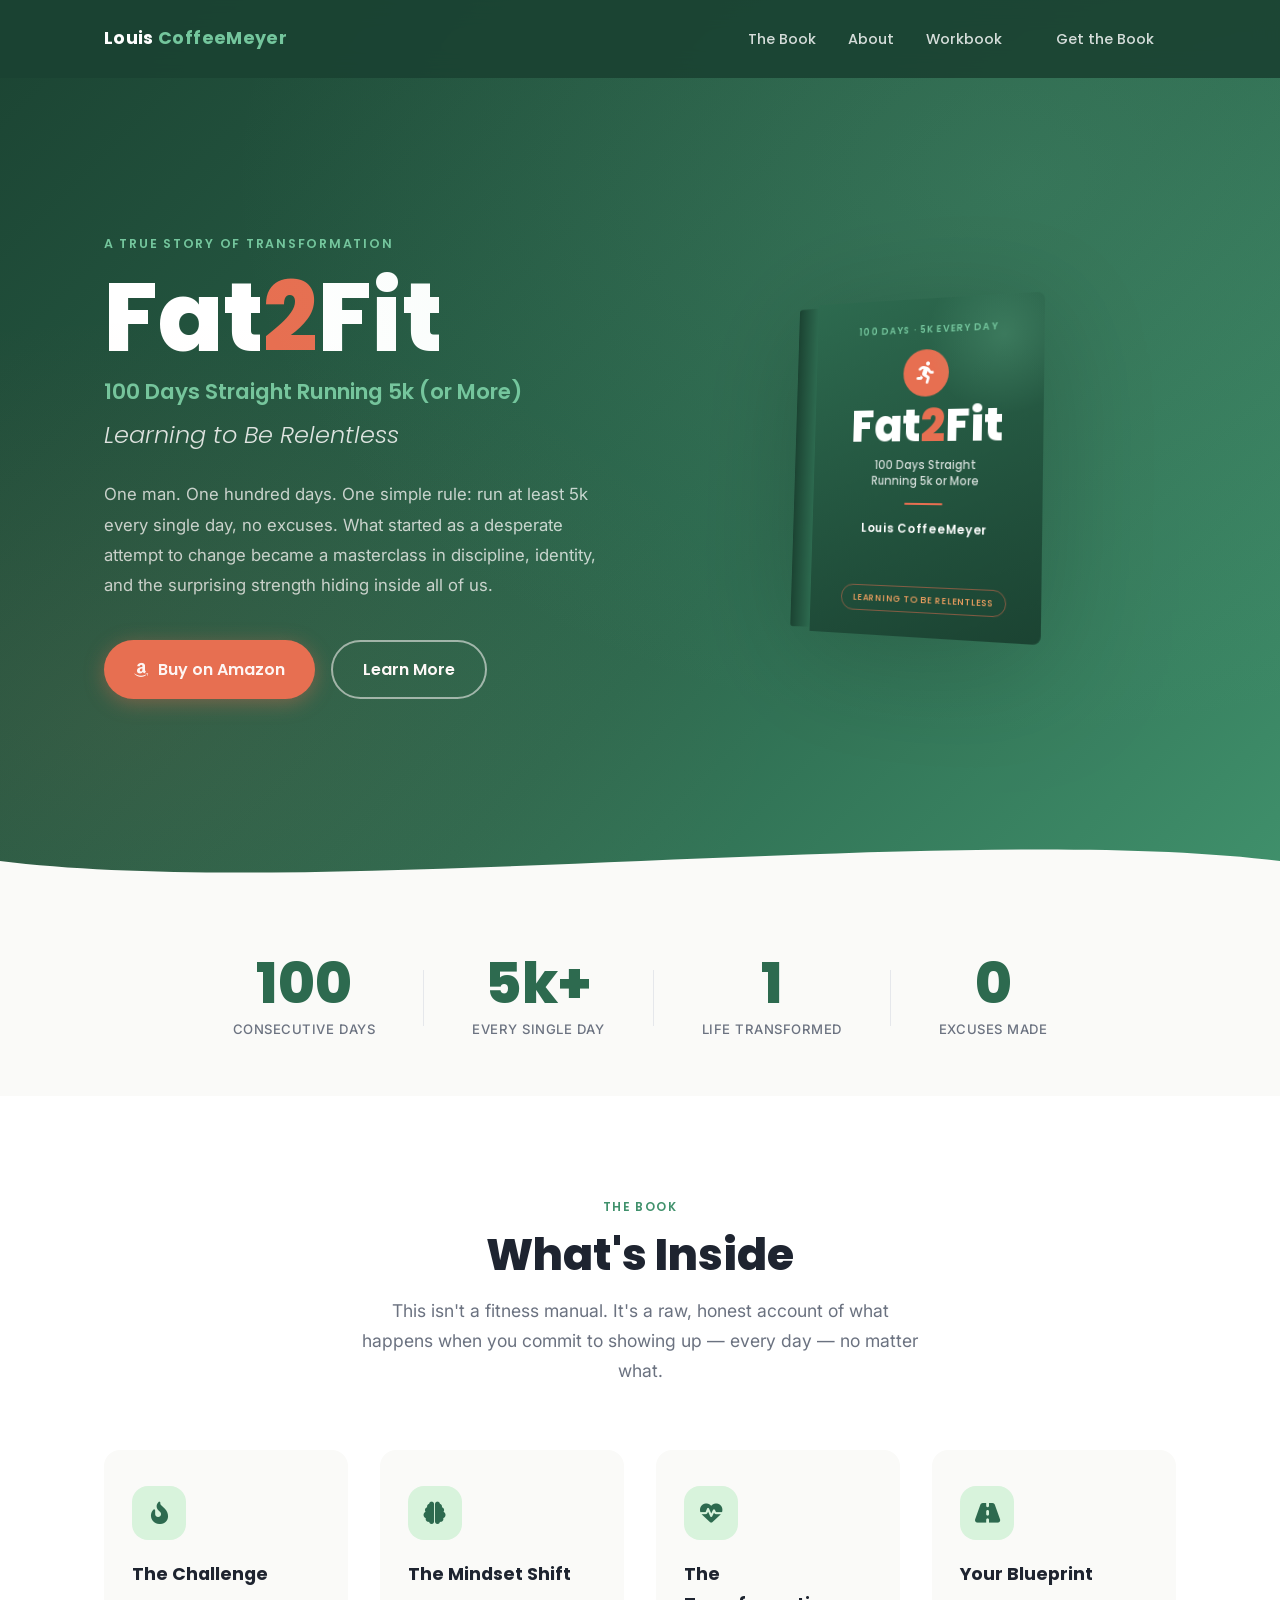
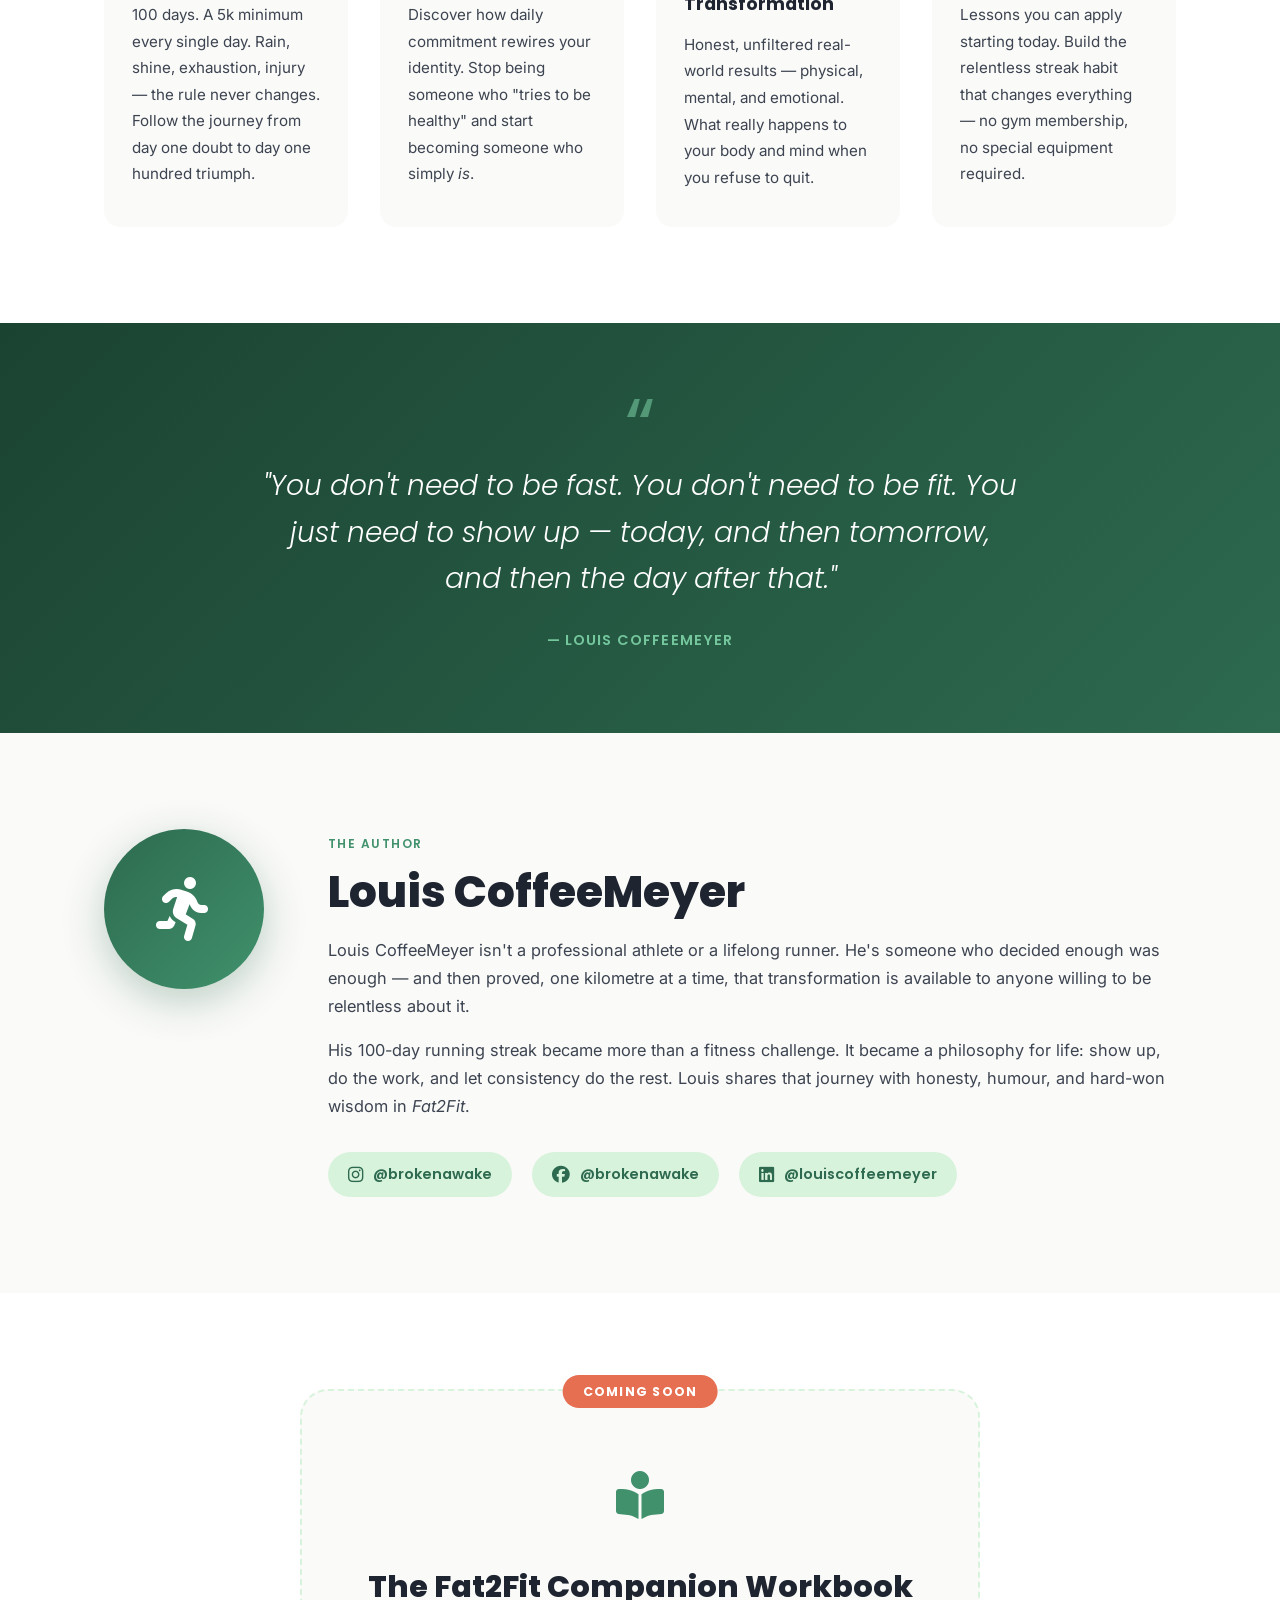
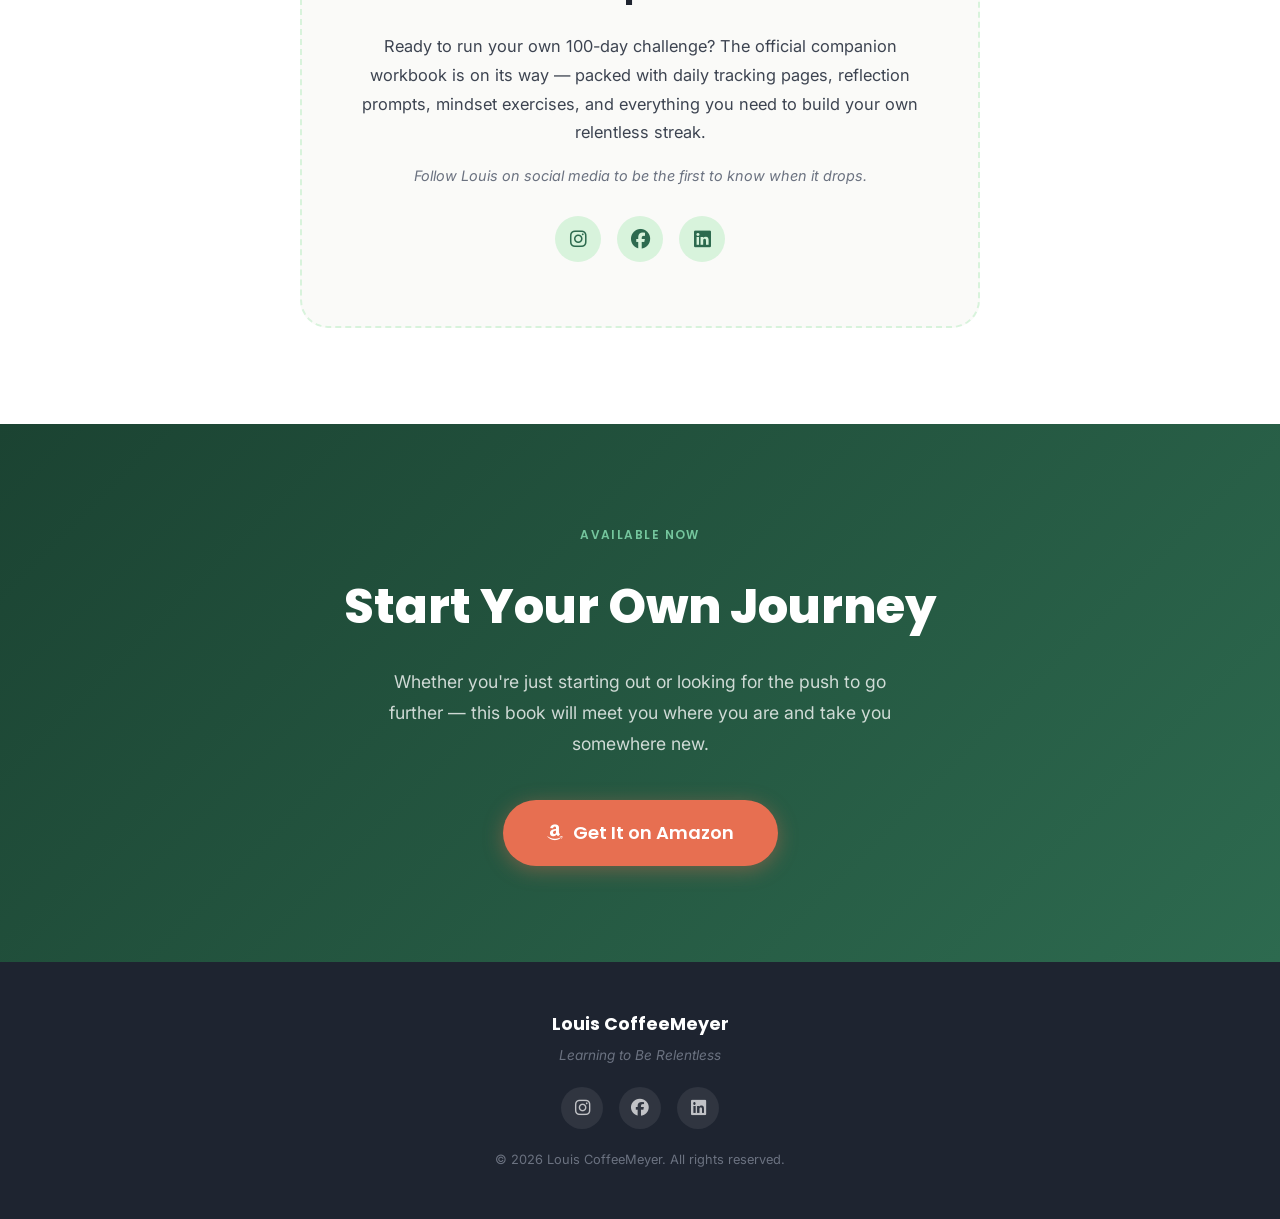
<file: index.html>
<!DOCTYPE html>
<html lang="en">
<head>
  <meta charset="UTF-8" />
  <meta name="viewport" content="width=device-width, initial-scale=1.0" />
  <meta name="description" content="Fat2Fit - 100 Days Straight Running 5k (or More): Learning to Be Relentless by Louis CoffeeMeyer. A real story of transformation, discipline, and discovering what you're truly made of." />
  <title>Fat2Fit — Louis CoffeeMeyer</title>
  <link rel="preconnect" href="https://fonts.googleapis.com" />
  <link rel="preconnect" href="https://fonts.gstatic.com" crossorigin />
  <link href="https://fonts.googleapis.com/css2?family=Poppins:wght@300;400;600;700;800&family=Inter:wght@300;400;500&display=swap" rel="stylesheet" />
  <link rel="stylesheet" href="https://cdnjs.cloudflare.com/ajax/libs/font-awesome/6.5.0/css/all.min.css" />
  <link rel="stylesheet" href="styles.css" />
</head>
<body>

  <!-- NAV -->
  <header class="nav">
    <div class="container nav__inner">
      <a href="#" class="nav__logo">Louis <span>CoffeeMeyer</span></a>
      <nav class="nav__links">
        <a href="#book">The Book</a>
        <a href="#author">About</a>
        <a href="#workbook">Workbook</a>
        <a href="#get-it" class="btn btn--small">Get the Book</a>
      </nav>
    </div>
  </header>

  <!-- HERO -->
  <section class="hero" id="top">
    <div class="hero__bg"></div>
    <div class="container hero__inner">
      <div class="hero__text">
        <p class="hero__eyebrow">A true story of transformation</p>
        <h1 class="hero__title">
          Fat<span class="accent">2</span>Fit
        </h1>
        <p class="hero__subtitle">100 Days Straight Running 5k (or More)</p>
        <p class="hero__tagline">Learning to Be <em>Relentless</em></p>
        <p class="hero__desc">
          One man. One hundred days. One simple rule: run at least 5k every single day, no excuses.
          What started as a desperate attempt to change became a masterclass in discipline, identity,
          and the surprising strength hiding inside all of us.
        </p>
        <div class="hero__ctas">
          <a href="https://www.amazon.com/Fat2Fit-Straight-Learning-Relentless-Lifelong-ebook/dp/B0BZRNPYM4/" target="_blank" rel="noopener" class="btn btn--primary">
            <i class="fa-brands fa-amazon"></i> Buy on Amazon
          </a>
          <a href="#book" class="btn btn--secondary">Learn More</a>
        </div>
      </div>
      <div class="hero__visual">
        <div class="book-cover">
          <div class="book-cover__spine"></div>
          <div class="book-cover__front">
            <div class="book-cover__top-label">100 Days · 5k Every Day</div>
            <div class="book-cover__distance">
              <span class="run-icon"><i class="fa-solid fa-person-running"></i></span>
            </div>
            <h2 class="book-cover__title">Fat<span>2</span>Fit</h2>
            <p class="book-cover__subtitle">100 Days Straight<br>Running 5k or More</p>
            <div class="book-cover__divider"></div>
            <p class="book-cover__author">Louis CoffeeMeyer</p>
            <div class="book-cover__tag">Learning to Be Relentless</div>
          </div>
        </div>
      </div>
    </div>
    <div class="hero__wave">
      <svg viewBox="0 0 1440 80" preserveAspectRatio="none" xmlns="http://www.w3.org/2000/svg">
        <path d="M0,40 C360,80 1080,0 1440,40 L1440,80 L0,80 Z" fill="#fafaf8"/>
      </svg>
    </div>
  </section>

  <!-- STATS STRIP -->
  <section class="stats">
    <div class="container stats__inner">
      <div class="stat">
        <span class="stat__number">100</span>
        <span class="stat__label">Consecutive Days</span>
      </div>
      <div class="stat__divider"></div>
      <div class="stat">
        <span class="stat__number">5k+</span>
        <span class="stat__label">Every Single Day</span>
      </div>
      <div class="stat__divider"></div>
      <div class="stat">
        <span class="stat__number">1</span>
        <span class="stat__label">Life Transformed</span>
      </div>
      <div class="stat__divider"></div>
      <div class="stat">
        <span class="stat__number">0</span>
        <span class="stat__label">Excuses Made</span>
      </div>
    </div>
  </section>

  <!-- BOOK SECTION -->
  <section class="book section" id="book">
    <div class="container">
      <div class="section__header">
        <span class="section__eyebrow">The Book</span>
        <h2 class="section__title">What's Inside</h2>
        <p class="section__desc">
          This isn't a fitness manual. It's a raw, honest account of what happens when you
          commit to showing up — every day — no matter what.
        </p>
      </div>
      <div class="pillars">
        <div class="pillar">
          <div class="pillar__icon"><i class="fa-solid fa-fire-flame-curved"></i></div>
          <h3>The Challenge</h3>
          <p>100 days. A 5k minimum every single day. Rain, shine, exhaustion, injury — the rule never changes. Follow the journey from day one doubt to day one hundred triumph.</p>
        </div>
        <div class="pillar">
          <div class="pillar__icon"><i class="fa-solid fa-brain"></i></div>
          <h3>The Mindset Shift</h3>
          <p>Discover how daily commitment rewires your identity. Stop being someone who "tries to be healthy" and start becoming someone who simply <em>is</em>.</p>
        </div>
        <div class="pillar">
          <div class="pillar__icon"><i class="fa-solid fa-heart-pulse"></i></div>
          <h3>The Transformation</h3>
          <p>Honest, unfiltered real-world results — physical, mental, and emotional. What really happens to your body and mind when you refuse to quit.</p>
        </div>
        <div class="pillar">
          <div class="pillar__icon"><i class="fa-solid fa-road"></i></div>
          <h3>Your Blueprint</h3>
          <p>Lessons you can apply starting today. Build the relentless streak habit that changes everything — no gym membership, no special equipment required.</p>
        </div>
      </div>
    </div>
  </section>

  <!-- QUOTE BREAK -->
  <section class="quote-break">
    <div class="container">
      <blockquote class="pull-quote">
        <p>"You don't need to be fast. You don't need to be fit. You just need to show up — today, and then tomorrow, and then the day after that."</p>
        <cite>— Louis CoffeeMeyer</cite>
      </blockquote>
    </div>
  </section>

  <!-- AUTHOR SECTION -->
  <section class="author section" id="author">
    <div class="container author__inner">
      <div class="author__avatar">
        <div class="author__avatar-circle">
          <i class="fa-solid fa-person-running"></i>
        </div>
      </div>
      <div class="author__text">
        <span class="section__eyebrow">The Author</span>
        <h2 class="section__title">Louis CoffeeMeyer</h2>
        <p>
          Louis CoffeeMeyer isn't a professional athlete or a lifelong runner. He's someone who
          decided enough was enough — and then proved, one kilometre at a time, that transformation
          is available to anyone willing to be relentless about it.
        </p>
        <p>
          His 100-day running streak became more than a fitness challenge. It became a philosophy
          for life: show up, do the work, and let consistency do the rest. Louis shares that
          journey with honesty, humour, and hard-won wisdom in <em>Fat2Fit</em>.
        </p>
        <div class="author__socials">
          <a href="https://www.instagram.com/brokenawake" target="_blank" rel="noopener" aria-label="Instagram">
            <i class="fa-brands fa-instagram"></i>
            <span>@brokenawake</span>
          </a>
          <a href="https://www.facebook.com/brokenawake" target="_blank" rel="noopener" aria-label="Facebook">
            <i class="fa-brands fa-facebook"></i>
            <span>@brokenawake</span>
          </a>
          <a href="https://www.linkedin.com/in/louiscoffeemeyer" target="_blank" rel="noopener" aria-label="LinkedIn">
            <i class="fa-brands fa-linkedin"></i>
            <span>@louiscoffeemeyer</span>
          </a>
        </div>
      </div>
    </div>
  </section>

  <!-- WORKBOOK SECTION -->
  <section class="workbook section" id="workbook">
    <div class="container">
      <div class="workbook__card">
        <div class="workbook__badge">Coming Soon</div>
        <div class="workbook__icon"><i class="fa-solid fa-book-open-reader"></i></div>
        <h2>The Fat2Fit Companion Workbook</h2>
        <p>
          Ready to run your own 100-day challenge? The official companion workbook is on its way —
          packed with daily tracking pages, reflection prompts, mindset exercises, and everything
          you need to build your own relentless streak.
        </p>
        <p class="workbook__sub">Follow Louis on social media to be the first to know when it drops.</p>
        <div class="workbook__socials">
          <a href="https://www.instagram.com/brokenawake" target="_blank" rel="noopener">
            <i class="fa-brands fa-instagram"></i>
          </a>
          <a href="https://www.facebook.com/brokenawake" target="_blank" rel="noopener">
            <i class="fa-brands fa-facebook"></i>
          </a>
          <a href="https://www.linkedin.com/in/louiscoffeemeyer" target="_blank" rel="noopener">
            <i class="fa-brands fa-linkedin"></i>
          </a>
        </div>
      </div>
    </div>
  </section>

  <!-- FINAL CTA -->
  <section class="cta-section" id="get-it">
    <div class="container cta-section__inner">
      <span class="section__eyebrow" style="color: var(--green-light);">Available Now</span>
      <h2>Start Your Own Journey</h2>
      <p>
        Whether you're just starting out or looking for the push to go further —
        this book will meet you where you are and take you somewhere new.
      </p>
      <a href="https://www.amazon.com/Fat2Fit-Straight-Learning-Relentless-Lifelong-ebook/dp/B0BZRNPYM4/" target="_blank" rel="noopener" class="btn btn--primary btn--large">
        <i class="fa-brands fa-amazon"></i> Get It on Amazon
      </a>
    </div>
  </section>

  <!-- FOOTER -->
  <footer class="footer">
    <div class="container footer__inner">
      <div class="footer__brand">
        <p class="footer__name">Louis CoffeeMeyer</p>
        <p class="footer__tagline">Learning to Be Relentless</p>
      </div>
      <div class="footer__socials">
        <a href="https://www.instagram.com/brokenawake" target="_blank" rel="noopener" aria-label="Instagram @brokenawake">
          <i class="fa-brands fa-instagram"></i>
        </a>
        <a href="https://www.facebook.com/brokenawake" target="_blank" rel="noopener" aria-label="Facebook @brokenawake">
          <i class="fa-brands fa-facebook"></i>
        </a>
        <a href="https://www.linkedin.com/in/louiscoffeemeyer" target="_blank" rel="noopener" aria-label="LinkedIn @louiscoffeemeyer">
          <i class="fa-brands fa-linkedin"></i>
        </a>
      </div>
      <p class="footer__copy">&copy; 2026 Louis CoffeeMeyer. All rights reserved.</p>
    </div>
  </footer>

</body>
</html>
</file>
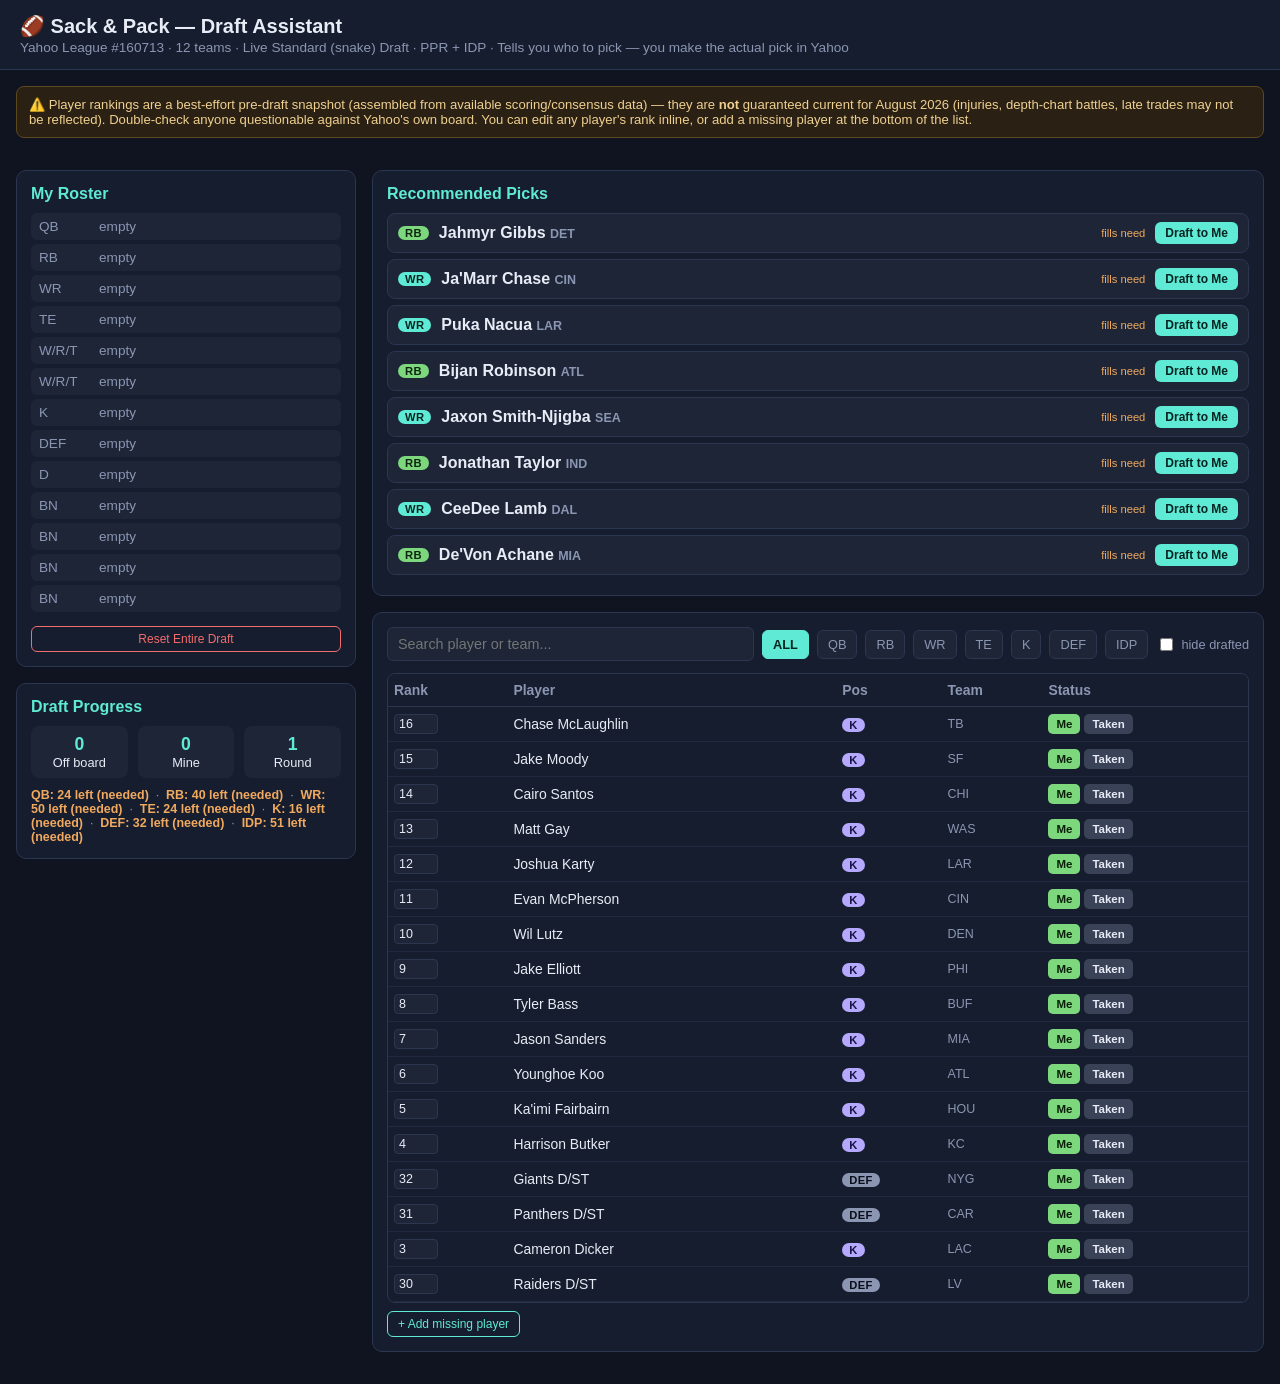
<file: draft.html>
<!DOCTYPE html>
<html lang="en">
<head>
<meta charset="UTF-8" />
<meta name="viewport" content="width=device-width, initial-scale=1.0" />
<title>Sack &amp; Pack Draft Assistant</title>
<style>
  :root{
    --bg:#0f1420; --panel:#161d2e; --panel2:#1d2537; --border:#2b3650;
    --text:#e8ecf6; --muted:#8b96b3; --accent:#5eead4; --accent2:#f0a95e;
    --danger:#f26d6d; --ok:#7dd87d; --qb:#e07a5f; --rb:#7dd87d; --wr:#5eead4;
    --te:#f0a95e; --k:#b5a8ff; --def:#8b96b3; --idp:#f2a7d0;
  }
  *{box-sizing:border-box;}
  body{margin:0;background:var(--bg);color:var(--text);font-family:-apple-system,BlinkMacSystemFont,"Segoe UI",Roboto,Helvetica,Arial,sans-serif;}
  header{padding:14px 20px;background:var(--panel);border-bottom:1px solid var(--border);position:sticky;top:0;z-index:20;}
  header h1{margin:0;font-size:1.25rem;}
  header .sub{color:var(--muted);font-size:0.85rem;margin-top:2px;}
  .layout{display:grid;grid-template-columns:340px 1fr;gap:16px;padding:16px;max-width:1500px;margin:0 auto;}
  @media (max-width:980px){.layout{grid-template-columns:1fr;}}
  .panel{background:var(--panel);border:1px solid var(--border);border-radius:10px;padding:14px;margin-bottom:16px;}
  .panel h2{margin:0 0 10px;font-size:1rem;color:var(--accent);}
  .roster-slot{display:flex;justify-content:space-between;align-items:center;padding:6px 8px;border-radius:6px;margin-bottom:4px;background:var(--panel2);font-size:0.85rem;}
  .roster-slot.filled{background:#1a2f28;}
  .roster-slot .label{color:var(--muted);width:60px;flex-shrink:0;}
  .roster-slot .who{flex:1;}
  .roster-slot button{background:none;border:none;color:var(--danger);cursor:pointer;font-size:0.75rem;}
  .pill{display:inline-block;padding:1px 7px;border-radius:20px;font-size:0.7rem;font-weight:700;letter-spacing:0.03em;}
  .pill.QB{background:var(--qb);color:#2a1710;}
  .pill.RB{background:var(--rb);color:#0d2410;}
  .pill.WR{background:var(--wr);color:#062421;}
  .pill.TE{background:var(--te);color:#2a1a06;}
  .pill.K{background:var(--k);color:#1a1440;}
  .pill.DEF{background:var(--def);color:#0a0e18;}
  .pill.IDP{background:var(--idp);color:#3a0f28;}
  .rec-card{border:1px solid var(--border);border-radius:8px;padding:8px 10px;margin-bottom:6px;background:var(--panel2);display:flex;align-items:center;gap:10px;}
  .rec-card .name{font-weight:600;flex:1;}
  .rec-card .tag{font-size:0.7rem;color:var(--accent2);}
  .rec-card button{background:var(--accent);border:none;color:#062421;font-weight:700;padding:4px 10px;border-radius:6px;cursor:pointer;font-size:0.75rem;}
  .toolbar{display:flex;gap:8px;flex-wrap:wrap;margin-bottom:12px;align-items:center;}
  input[type=text]{background:var(--panel2);border:1px solid var(--border);color:var(--text);padding:8px 10px;border-radius:6px;font-size:0.9rem;}
  #search{flex:1;min-width:180px;}
  .postab{background:var(--panel2);border:1px solid var(--border);color:var(--muted);padding:6px 10px;border-radius:6px;cursor:pointer;font-size:0.8rem;}
  .postab.active{background:var(--accent);color:#062421;border-color:var(--accent);font-weight:700;}
  table{width:100%;border-collapse:collapse;font-size:0.87rem;}
  thead th{position:sticky;top:0;background:var(--panel);text-align:left;padding:8px 6px;border-bottom:1px solid var(--border);color:var(--muted);cursor:pointer;user-select:none;}
  tbody td{padding:7px 6px;border-bottom:1px solid #202940;}
  tbody tr:hover{background:#1a2236;}
  tbody tr.taken{opacity:0.35;}
  tbody tr.mine{background:#122a1f;}
  .btnrow{display:flex;gap:4px;}
  .btn{border:none;padding:4px 8px;border-radius:5px;font-size:0.72rem;cursor:pointer;font-weight:600;}
  .btn.me{background:var(--ok);color:#0a1f0a;}
  .btn.other{background:#3a4258;color:var(--text);}
  .btn.undo{background:var(--danger);color:#2a0a0a;}
  .table-wrap{max-height:70vh;overflow-y:auto;border:1px solid var(--border);border-radius:8px;}
  .small{font-size:0.78rem;color:var(--muted);}
  .banner{background:#2a2013;border:1px solid #5c4a1e;color:#f0d090;padding:10px 12px;border-radius:8px;font-size:0.82rem;margin-bottom:16px;}
  .stat-row{display:flex;gap:10px;flex-wrap:wrap;margin-bottom:10px;}
  .stat{background:var(--panel2);border-radius:8px;padding:8px 12px;font-size:0.8rem;text-align:center;flex:1;min-width:70px;}
  .stat b{display:block;font-size:1.1rem;color:var(--accent);}
  .reset{background:none;border:1px solid var(--danger);color:var(--danger);padding:5px 10px;border-radius:6px;cursor:pointer;font-size:0.75rem;}
  .rankedit{width:44px;background:var(--panel2);border:1px solid var(--border);color:var(--text);border-radius:4px;padding:2px 4px;font-size:0.78rem;}
</style>
</head>
<body>

<header>
  <h1>🏈 Sack &amp; Pack — Draft Assistant</h1>
  <div class="sub">Yahoo League #160713 · 12 teams · Live Standard (snake) Draft · PPR + IDP · Tells you who to pick — you make the actual pick in Yahoo</div>
</header>

<div style="max-width:1500px;margin:16px auto 0;padding:0 16px;">
<div class="banner">
  ⚠️ Player rankings are a best-effort pre-draft snapshot (assembled from available scoring/consensus data) — they are <b>not</b> guaranteed current for August 2026 (injuries, depth-chart battles, late trades may not be reflected). Double-check anyone questionable against Yahoo's own board. You can edit any player's rank inline, or add a missing player at the bottom of the list.
</div>
</div>

<div class="layout">
  <div>
    <div class="panel">
      <h2>My Roster</h2>
      <div id="roster"></div>
      <button class="reset" id="resetBtn" style="margin-top:10px;width:100%;">Reset Entire Draft</button>
    </div>
    <div class="panel">
      <h2>Draft Progress</h2>
      <div class="stat-row">
        <div class="stat"><b id="statTaken">0</b>Off board</div>
        <div class="stat"><b id="statMine">0</b>Mine</div>
        <div class="stat"><b id="statRound">1</b>Round</div>
      </div>
      <div class="small" id="scarcity"></div>
    </div>
  </div>

  <div>
    <div class="panel">
      <h2>Recommended Picks</h2>
      <div id="recs"></div>
    </div>

    <div class="panel">
      <div class="toolbar">
        <input type="text" id="search" placeholder="Search player or team..." />
        <button class="postab active" data-pos="ALL">ALL</button>
        <button class="postab" data-pos="QB">QB</button>
        <button class="postab" data-pos="RB">RB</button>
        <button class="postab" data-pos="WR">WR</button>
        <button class="postab" data-pos="TE">TE</button>
        <button class="postab" data-pos="K">K</button>
        <button class="postab" data-pos="DEF">DEF</button>
        <button class="postab" data-pos="IDP">IDP</button>
        <label style="display:flex;align-items:center;gap:5px;font-size:0.8rem;color:var(--muted);">
          <input type="checkbox" id="hideTaken" /> hide drafted
        </label>
      </div>
      <div class="table-wrap">
        <table>
          <thead>
            <tr>
              <th data-sort="rank">Rank</th>
              <th data-sort="name">Player</th>
              <th data-sort="pos">Pos</th>
              <th data-sort="team">Team</th>
              <th>Status</th>
            </tr>
          </thead>
          <tbody id="tbody"></tbody>
        </table>
      </div>
      <div class="small" style="margin-top:8px;">
        <button class="reset" id="addPlayerBtn" style="border-color:var(--accent);color:var(--accent);">+ Add missing player</button>
      </div>
    </div>
  </div>
</div>

<script>
/* ---------- League config (Sack & Pack, Yahoo #160713) ---------- */
const SLOT_CONFIG = [
  {key:'QB', label:'QB', count:1, eligible:['QB']},
  {key:'RB', label:'RB', count:2, eligible:['RB']},
  {key:'WR', label:'WR', count:2, eligible:['WR']},
  {key:'TE', label:'TE', count:1, eligible:['TE']},
  {key:'FLEX1', label:'W/R/T', count:1, eligible:['RB','WR','TE']},
  {key:'FLEX2', label:'W/R/T', count:1, eligible:['RB','WR','TE']},
  {key:'K', label:'K', count:1, eligible:['K']},
  {key:'DEF', label:'DEF', count:1, eligible:['DEF']},
  {key:'IDP', label:'D', count:1, eligible:['IDP']},
  {key:'BN1', label:'BN', count:1, eligible:['QB','RB','WR','TE','K','DEF','IDP']},
  {key:'BN2', label:'BN', count:1, eligible:['QB','RB','WR','TE','K','DEF','IDP']},
  {key:'BN3', label:'BN', count:1, eligible:['QB','RB','WR','TE','K','DEF','IDP']},
  {key:'BN4', label:'BN', count:1, eligible:['QB','RB','WR','TE','K','DEF','IDP']},
];
const TOTAL_TEAMS = 12;

/* Base value curve tuned loosely to this league's scoring:
   - 1 PPR, 6pt pass/rush/rec TD, 15yd/pt passing (rich), -3 sack, -2 INT -> elevates elite low-sack mobile QBs
   - Only 1 QB slot (no superflex) -> QB not scarce beyond the top tier
   - 2 WR + 2 RB + 2 FLEX -> RB/WR remain the backbone
   - TE has a real cliff after the top few
   - DST scoring is very high-variance (up to 20 or -7/wk) -> slightly more separation than usual
   - Single flex IDP slot -> only ~12-15 IDP carry real starting value */
const CURVE = {
  QB:  {base:88, decay:15, floor:8},
  RB:  {base:99, decay:11, floor:5},
  WR:  {base:98, decay:10, floor:5},
  TE:  {base:90, decay:19, floor:4},
  K:   {base:22, decay:2,  floor:8},
  DEF: {base:40, decay:6,  floor:8},
  IDP: {base:55, decay:8,  floor:3},
};
function baseValue(pos, posRank){
  const c = CURVE[pos];
  return Math.max(c.floor, c.base - c.decay*Math.log(posRank+1));
}

/* ---------- Player pool (editable) ---------- */
/* rank = positional rank (1 = best at that position). Edit inline anytime. */
let nextId = 1;
function mk(name,pos,team,rank){ return {id:nextId++, name, pos, team, rank}; }

const RAW = {
QB:["Josh Allen|BUF","Lamar Jackson|BAL","Jayden Daniels|WAS","Joe Burrow|CIN","Patrick Mahomes|KC","Jalen Hurts|PHI","Justin Herbert|LAC","Bo Nix|DEN","Dak Prescott|DAL","Kyler Murray|ARI","Brock Purdy|SF","C.J. Stroud|HOU","Baker Mayfield|TB","Drake Maye|NE","Jordan Love|GB","Caleb Williams|CHI","Matthew Stafford|LAR","Trevor Lawrence|JAX","Jared Goff|DET","Tua Tagovailoa|MIA","Bryce Young|CAR","Michael Penix Jr.|ATL","Sam Darnold|SEA","Justin Fields|NYJ"],
RB:["Jahmyr Gibbs|DET","Bijan Robinson|ATL","Jonathan Taylor|IND","De'Von Achane|MIA","Ashton Jeanty|LV","Saquon Barkley|PHI","Christian McCaffrey|SF","James Cook|BUF","Derrick Henry|BAL","Bucky Irving|TB","Josh Jacobs|GB","Kyren Williams|LAR","Chase Brown|CIN","Omarion Hampton|LAC","Kenneth Walker III|SEA","Alvin Kamara|NO","Breece Hall|NYJ","James Conner|ARI","D'Andre Swift|CHI","TreVeyon Henderson|NE","Tony Pollard|TEN","Chuba Hubbard|CAR","Aaron Jones|MIN","Rhamondre Stevenson|NE","Javonte Williams|DAL","Jaylen Warren|PIT","Isiah Pacheco|KC","Brian Robinson Jr.|WAS","Tyjae Spears|TEN","Rachaad White|TB","Zach Charbonnet|SEA","Jerome Ford|CLE","Najee Harris|LAC","David Montgomery|DET","Tank Bigsby|JAX","Ray Davis|BUF","Jaylen Wright|MIA","Braelon Allen|NYJ","MarShawn Lloyd|GB","Ty Chandler|MIN"],
WR:["Ja'Marr Chase|CIN","Puka Nacua|LAR","Jaxon Smith-Njigba|SEA","CeeDee Lamb|DAL","Amon-Ra St. Brown|DET","Malik Nabers|NYG","Nico Collins|HOU","A.J. Brown|NE","Justin Jefferson|MIN","Drake London|ATL","Brian Thomas Jr.|JAX","Ladd McConkey|LAC","Tyreek Hill|MIA","DK Metcalf|PIT","Terry McLaurin|WAS","Marvin Harrison Jr.|ARI","Davante Adams|LAR","Rome Odunze|CHI","Tee Higgins|CIN","Mike Evans|TB","Garrett Wilson|NYJ","Zay Flowers|BAL","Chris Olave|NO","DeVonta Smith|PHI","Xavier Worthy|KC","Jameson Williams|DET","Jerry Jeudy|CLE","Jordan Addison|MIN","Courtland Sutton|DEN","Rashee Rice|KC","Jayden Reed|GB","Keon Coleman|BUF","George Pickens|DAL","Calvin Ridley|TEN","Stefon Diggs|NE","Deebo Samuel Sr.|WAS","Khalil Shakir|BUF","Jauan Jennings|SF","Josh Downs|IND","Christian Kirk|HOU","Ricky Pearsall|SF","Tetairoa McMillan|CAR","Rashid Shaheed|NO","Jakobi Meyers|LV","Wan'Dale Robinson|NYG","Darnell Mooney|ATL","Romeo Doubs|GB","Adam Thielen|CAR","Diontae Johnson|CLE","Marquise Brown|KC"],
TE:["Brock Bowers|LV","Trey McBride|ARI","Sam LaPorta|DET","Tyler Warren|IND","Colston Loveland|CHI","George Kittle|SF","Mark Andrews|BAL","Dallas Goedert|PHI","Tucker Kraft|GB","David Njoku|CLE","Evan Engram|DEN","Harold Fannin Jr.|CLE","Dalton Kincaid|BUF","Jonnu Smith|PIT","Cole Kmet|CHI","Pat Freiermuth|PIT","T.J. Hockenson|MIN","Zach Ertz|WAS","Hunter Henry|NE","Jake Ferguson|DAL","Dalton Schultz|HOU","Chig Okonkwo|TEN","Isaiah Likely|BAL","Brenton Strange|JAX"],
K:["Brandon Aubrey|DAL","Chris Boswell|PIT","Cameron Dicker|LAC","Harrison Butker|KC","Ka'imi Fairbairn|HOU","Younghoe Koo|ATL","Jason Sanders|MIA","Tyler Bass|BUF","Jake Elliott|PHI","Wil Lutz|DEN","Evan McPherson|CIN","Joshua Karty|LAR","Matt Gay|WAS","Cairo Santos|CHI","Jake Moody|SF","Chase McLaughlin|TB"],
DEF:["Seahawks D/ST|SEA","Texans D/ST|HOU","Rams D/ST|LAR","Broncos D/ST|DEN","Eagles D/ST|PHI","Steelers D/ST|PIT","Vikings D/ST|MIN","Ravens D/ST|BAL","Chargers D/ST|LAC","Packers D/ST|GB","Lions D/ST|DET","Bills D/ST|BUF","49ers D/ST|SF","Buccaneers D/ST|TB","Cowboys D/ST|DAL","Dolphins D/ST|MIA","Jets D/ST|NYJ","Chiefs D/ST|KC","Colts D/ST|IND","Bengals D/ST|CIN","Cardinals D/ST|ARI","Falcons D/ST|ATL","Commanders D/ST|WAS","Browns D/ST|CLE","Jaguars D/ST|JAX","Bears D/ST|CHI","Patriots D/ST|NE","Saints D/ST|NO","Titans D/ST|TEN","Raiders D/ST|LV","Panthers D/ST|CAR","Giants D/ST|NYG"],
IDP:["Myles Garrett|CLE","Micah Parsons|GB","T.J. Watt|PIT","Fred Warner|SF","Roquan Smith|BAL","Zack Baun|PHI","Will Anderson Jr.|HOU","Nick Bosa|SF","Danielle Hunter|HOU","Maxx Crosby|LV","Kyle Hamilton|BAL","Patrick Surtain II|DEN","Derwin James|LAC","Antoine Winfield Jr.|TB","Trevon Diggs|DAL","Devin White|TB","Foyesade Oluokun|JAX","Demario Davis|NO","Zaire Franklin|IND","Bobby Okereke|NYG","Jordyn Brooks|MIA","Quay Walker|GB","Tremaine Edmunds|CHI","Jessie Bates III|CIN","Xavier McKinney|GB","Budda Baker|ARI","Justin Simmons|ATL","Minkah Fitzpatrick|PIT","Jaylon Johnson|CHI","Byron Young|LAR","Sonny Styles|ATL","Jalen Carter|PHI","Dexter Lawrence|NYG","Chris Jones|KC","Josh Allen (LB)|JAX","Matt Milano|BUF","Bobby Wagner|WAS","Harold Landry III|TEN","Azeez Ojulari|NYG","Yetur Gross-Matos|SF","Dre Greenlaw|SF","Nick Herbig|PIT","Denzel Ward|CLE","Marlon Humphrey|BAL","Jaire Alexander|GB","DeMarcus Lawrence|SEA","Rashan Gary|GB","Za'Darius Smith|DET","Brian Burns|NYG","Jalen Pitre|HOU","Kerby Joseph|DET"],
};

let players = [];
for(const pos in RAW){
  RAW[pos].forEach((s,i)=>{
    const [name,team] = s.split('|');
    players.push(mk(name,pos,team,i+1));
  });
}

/* ---------- State ---------- */
const STORAGE_KEY = 'sackpack-draft-160713-v1';
let state = { status:{} }; // id -> 'me' | 'other'
function loadState(){
  try{
    const raw = localStorage.getItem(STORAGE_KEY);
    if(raw) state = JSON.parse(raw);
  }catch(e){}
}
function saveState(){
  try{ localStorage.setItem(STORAGE_KEY, JSON.stringify(state)); }catch(e){}
}
loadState();

/* ---------- Derived helpers ---------- */
function combinedValue(p){ return baseValue(p.pos, p.rank); }
function isTaken(p){ return !!state.status[p.id]; }
function myRoster(){ return players.filter(p=>state.status[p.id]==='me'); }

function assignSlots(){
  const mine = myRoster().sort((a,b)=>combinedValue(b)-combinedValue(a));
  const slots = SLOT_CONFIG.map(s=>({...s, player:null}));
  const used = new Set();
  // fill exact-position (non-flex, non-bench) slots first
  slots.forEach(slot=>{
    if(slot.eligible.length>1) return;
    const cand = mine.find(p=>!used.has(p.id) && slot.eligible.includes(p.pos));
    if(cand){ slot.player = cand; used.add(cand.id); }
  });
  // fill flex slots
  slots.filter(s=>s.eligible.length>1 && s.key.startsWith('FLEX')).forEach(slot=>{
    const cand = mine.find(p=>!used.has(p.id) && slot.eligible.includes(p.pos));
    if(cand){ slot.player = cand; used.add(cand.id); }
  });
  // fill bench with whatever's left
  slots.filter(s=>s.key.startsWith('BN')).forEach(slot=>{
    const cand = mine.find(p=>!used.has(p.id));
    if(cand){ slot.player = cand; used.add(cand.id); }
  });
  const overflow = mine.filter(p=>!used.has(p.id));
  return {slots, overflow};
}

function openNeedPositions(){
  const {slots} = assignSlots();
  const needs = new Set();
  slots.forEach(s=>{ if(!s.player) s.eligible.forEach(e=>needs.add(e)); });
  return needs;
}

/* ---------- Rendering ---------- */
function renderRoster(){
  const {slots, overflow} = assignSlots();
  const el = document.getElementById('roster');
  el.innerHTML = slots.map(s=>`
    <div class="roster-slot ${s.player?'filled':''}">
      <span class="label">${s.label}</span>
      <span class="who">${s.player ? `<span class="pill ${s.player.pos}">${s.player.pos}</span> ${s.player.name}` : '<span style="color:var(--muted)">empty</span>'}</span>
      ${s.player ? `<button onclick="undoPlayer(${s.player.id})">✕</button>` : ''}
    </div>`).join('') +
    overflow.map(p=>`
    <div class="roster-slot filled">
      <span class="label">BN+</span>
      <span class="who"><span class="pill ${p.pos}">${p.pos}</span> ${p.name}</span>
      <button onclick="undoPlayer(${p.id})">✕</button>
    </div>`).join('');
}

function renderStats(){
  const takenCount = Object.keys(state.status).length;
  document.getElementById('statTaken').textContent = takenCount;
  document.getElementById('statMine').textContent = myRoster().length;
  document.getElementById('statRound').textContent = Math.min(15, Math.floor(takenCount/TOTAL_TEAMS)+1);

  const needs = openNeedPositions();
  const scarcityParts = [];
  ['QB','RB','WR','TE','K','DEF','IDP'].forEach(pos=>{
    const avail = players.filter(p=>p.pos===pos && !isTaken(p)).length;
    if(needs.has(pos)) scarcityParts.push(`<b style="color:var(--accent2)">${pos}: ${avail} left (needed)</b>`);
  });
  document.getElementById('scarcity').innerHTML = scarcityParts.join(' &nbsp;·&nbsp; ') || 'All starting slots filled — grab best available / bench depth.';
}

function renderRecs(){
  const needs = openNeedPositions();
  const avail = players.filter(p=>!isTaken(p)).sort((a,b)=>combinedValue(b)-combinedValue(a));
  const top = avail.slice(0,8);
  const el = document.getElementById('recs');
  el.innerHTML = top.map(p=>{
    const fills = needs.has(p.pos);
    return `<div class="rec-card">
      <span class="pill ${p.pos}">${p.pos}</span>
      <span class="name">${p.name} <span class="small">${p.team}</span></span>
      ${fills ? `<span class="tag">fills need</span>` : ''}
      <button onclick="draftPlayer(${p.id},'me')">Draft to Me</button>
    </div>`;
  }).join('');
}

let sortKey='rank', sortDir=1, activePos='ALL';
function renderTable(){
  const q = document.getElementById('search').value.trim().toLowerCase();
  const hideTaken = document.getElementById('hideTaken').checked;
  let list = players.filter(p=>{
    if(activePos!=='ALL' && p.pos!==activePos) return false;
    if(hideTaken && isTaken(p)) return false;
    if(q && !(p.name.toLowerCase().includes(q) || p.team.toLowerCase().includes(q))) return false;
    return true;
  });
  list.sort((a,b)=>{
    let av,bv;
    if(sortKey==='rank'){ av=combinedValue(a); bv=combinedValue(b); return (bv-av)*sortDir*-1; }
    if(sortKey==='name'){ av=a.name; bv=b.name; return av.localeCompare(bv)*sortDir; }
    if(sortKey==='pos'){ av=a.pos; bv=b.pos; return av.localeCompare(bv)*sortDir; }
    if(sortKey==='team'){ av=a.team; bv=b.team; return av.localeCompare(bv)*sortDir; }
    return 0;
  });
  const tb = document.getElementById('tbody');
  tb.innerHTML = list.map(p=>{
    const st = state.status[p.id];
    const rowClass = st==='me' ? 'mine' : (st ? 'taken' : '');
    let statusCell;
    if(st==='me') statusCell = `<span class="small" style="color:var(--ok)">On my team</span> <button class="btn undo" onclick="undoPlayer(${p.id})">undo</button>`;
    else if(st==='other') statusCell = `<span class="small">Drafted (other)</span> <button class="btn undo" onclick="undoPlayer(${p.id})">undo</button>`;
    else statusCell = `<div class="btnrow">
        <button class="btn me" onclick="draftPlayer(${p.id},'me')">Me</button>
        <button class="btn other" onclick="draftPlayer(${p.id},'other')">Taken</button>
      </div>`;
    return `<tr class="${rowClass}">
      <td><input class="rankedit" type="number" value="${p.rank}" onchange="editRank(${p.id}, this.value)" /></td>
      <td>${p.name}</td>
      <td><span class="pill ${p.pos}">${p.pos}</span></td>
      <td class="small">${p.team}</td>
      <td>${statusCell}</td>
    </tr>`;
  }).join('');
}

function renderAll(){ renderRoster(); renderStats(); renderRecs(); renderTable(); }

/* ---------- Actions ---------- */
function draftPlayer(id, who){
  state.status[id] = who;
  saveState(); renderAll();
}
function undoPlayer(id){
  delete state.status[id];
  saveState(); renderAll();
}
function editRank(id, val){
  const p = players.find(p=>p.id===id);
  if(p){ p.rank = Number(val)||p.rank; renderAll(); }
}

document.getElementById('search').addEventListener('input', renderTable);
document.getElementById('hideTaken').addEventListener('change', renderTable);
document.querySelectorAll('.postab').forEach(btn=>{
  btn.addEventListener('click', ()=>{
    document.querySelectorAll('.postab').forEach(b=>b.classList.remove('active'));
    btn.classList.add('active');
    activePos = btn.dataset.pos;
    renderTable();
  });
});
document.querySelectorAll('thead th[data-sort]').forEach(th=>{
  th.addEventListener('click', ()=>{
    const key = th.dataset.sort;
    if(sortKey===key) sortDir*=-1; else { sortKey=key; sortDir=1; }
    renderTable();
  });
});
document.getElementById('resetBtn').addEventListener('click', ()=>{
  if(confirm('Reset the entire draft board? This clears all picks (yours and others).')){
    state = {status:{}};
    saveState(); renderAll();
  }
});
document.getElementById('addPlayerBtn').addEventListener('click', ()=>{
  const name = prompt('Player name:');
  if(!name) return;
  const pos = (prompt('Position (QB/RB/WR/TE/K/DEF/IDP):')||'').toUpperCase();
  if(!CURVE[pos]){ alert('Invalid position'); return; }
  const team = prompt('Team abbreviation:') || '';
  const rank = players.filter(p=>p.pos===pos).length + 1;
  players.push(mk(name,pos,team,rank));
  renderAll();
});

renderAll();
</script>
</body>
</html>
</file>
<file: styles.css>
/* ============================================================
   Fat2Fit — Louis CoffeeMeyer
   Clean, health & wellness theme — hopeful & inspirational
   ============================================================ */

/* ---------- TOKENS ---------- */
:root {
  --green-deep:    #1b4332;
  --green-mid:     #2d6a4f;
  --green-bright:  #40916c;
  --green-light:   #74c69d;
  --green-pale:    #d8f3dc;
  --orange:        #e76f51;
  --orange-light:  #f4a261;
  --cream:         #fafaf8;
  --white:         #ffffff;
  --charcoal:      #1e2430;
  --grey-dark:     #3d4451;
  --grey-mid:      #6b7280;
  --grey-light:    #e5e7eb;

  --font-head:     'Poppins', sans-serif;
  --font-body:     'Inter', sans-serif;

  --radius-sm:     8px;
  --radius-md:     16px;
  --radius-lg:     28px;
  --radius-pill:   999px;

  --shadow-sm:     0 2px 8px rgba(0,0,0,.08);
  --shadow-md:     0 8px 30px rgba(0,0,0,.12);
  --shadow-lg:     0 20px 60px rgba(0,0,0,.18);

  --transition:    .25s ease;
}

/* ---------- RESET ---------- */
*, *::before, *::after { box-sizing: border-box; margin: 0; padding: 0; }
html { scroll-behavior: smooth; }
body {
  font-family: var(--font-body);
  color: var(--charcoal);
  background: var(--cream);
  line-height: 1.7;
  -webkit-font-smoothing: antialiased;
}
img { max-width: 100%; display: block; }
a { text-decoration: none; color: inherit; }

/* ---------- UTILITIES ---------- */
.container {
  width: 100%;
  max-width: 1120px;
  margin: 0 auto;
  padding: 0 24px;
}

.section { padding: 96px 0; }

.section__eyebrow {
  display: inline-block;
  font-family: var(--font-head);
  font-size: .75rem;
  font-weight: 600;
  letter-spacing: .12em;
  text-transform: uppercase;
  color: var(--green-bright);
  margin-bottom: 12px;
}

.section__title {
  font-family: var(--font-head);
  font-size: clamp(1.9rem, 4vw, 2.75rem);
  font-weight: 800;
  color: var(--charcoal);
  line-height: 1.15;
  margin-bottom: 16px;
}

.section__desc {
  font-size: 1.1rem;
  color: var(--grey-mid);
  max-width: 560px;
}

.section__header {
  text-align: center;
  margin-bottom: 64px;
}
.section__header .section__desc { margin: 0 auto; }

/* ---------- BUTTONS ---------- */
.btn {
  display: inline-flex;
  align-items: center;
  gap: 10px;
  font-family: var(--font-head);
  font-weight: 600;
  font-size: 1rem;
  padding: 14px 30px;
  border-radius: var(--radius-pill);
  cursor: pointer;
  transition: transform var(--transition), box-shadow var(--transition), background var(--transition);
  white-space: nowrap;
}
.btn:hover { transform: translateY(-2px); }
.btn:active { transform: translateY(0); }

.btn--primary {
  background: var(--orange);
  color: var(--white);
  box-shadow: 0 4px 20px rgba(231,111,81,.4);
}
.btn--primary:hover {
  background: var(--orange-light);
  box-shadow: 0 8px 28px rgba(231,111,81,.5);
}

.btn--secondary {
  background: transparent;
  color: var(--white);
  border: 2px solid rgba(255,255,255,.55);
}
.btn--secondary:hover {
  background: rgba(255,255,255,.12);
  border-color: var(--white);
}

.btn--small {
  padding: 9px 22px;
  font-size: .9rem;
}

.btn--large {
  padding: 18px 44px;
  font-size: 1.125rem;
}

.accent { color: var(--orange); }

/* ---------- NAV ---------- */
.nav {
  position: fixed;
  top: 0;
  left: 0;
  right: 0;
  z-index: 100;
  padding: 18px 0;
  background: rgba(27, 67, 50, .92);
  backdrop-filter: blur(12px);
  -webkit-backdrop-filter: blur(12px);
}

.nav__inner {
  display: flex;
  align-items: center;
  justify-content: space-between;
}

.nav__logo {
  font-family: var(--font-head);
  font-weight: 700;
  font-size: 1.1rem;
  color: var(--white);
  letter-spacing: .02em;
}
.nav__logo span { color: var(--green-light); }

.nav__links {
  display: flex;
  align-items: center;
  gap: 32px;
}
.nav__links a {
  font-family: var(--font-head);
  font-size: .9rem;
  font-weight: 500;
  color: rgba(255,255,255,.82);
  transition: color var(--transition);
}
.nav__links a:not(.btn):hover { color: var(--white); }

/* ---------- HERO ---------- */
.hero {
  position: relative;
  min-height: 100vh;
  background: linear-gradient(135deg, var(--green-deep) 0%, var(--green-mid) 60%, var(--green-bright) 100%);
  display: flex;
  align-items: center;
  padding-top: 80px;
  overflow: hidden;
}

.hero__bg {
  position: absolute;
  inset: 0;
  background-image:
    radial-gradient(ellipse at 80% 20%, rgba(116,198,157,.15) 0%, transparent 55%),
    radial-gradient(ellipse at 10% 80%, rgba(231,111,81,.08) 0%, transparent 40%);
  pointer-events: none;
}

.hero__inner {
  display: grid;
  grid-template-columns: 1fr 1fr;
  gap: 64px;
  align-items: center;
  padding-top: 48px;
  padding-bottom: 96px;
}

.hero__eyebrow {
  font-family: var(--font-head);
  font-size: .78rem;
  font-weight: 600;
  letter-spacing: .14em;
  text-transform: uppercase;
  color: var(--green-light);
  margin-bottom: 16px;
}

.hero__title {
  font-family: var(--font-head);
  font-size: clamp(3.5rem, 8vw, 6rem);
  font-weight: 800;
  color: var(--white);
  line-height: 1;
  margin-bottom: 8px;
}

.hero__subtitle {
  font-family: var(--font-head);
  font-size: clamp(1rem, 2.2vw, 1.35rem);
  font-weight: 600;
  color: var(--green-light);
  margin-bottom: 4px;
}

.hero__tagline {
  font-family: var(--font-head);
  font-size: clamp(1.1rem, 2.5vw, 1.5rem);
  font-weight: 300;
  color: rgba(255,255,255,.85);
  font-style: italic;
  margin-bottom: 24px;
}

.hero__desc {
  font-size: 1.05rem;
  color: rgba(255,255,255,.75);
  max-width: 500px;
  margin-bottom: 40px;
  line-height: 1.8;
}

.hero__ctas {
  display: flex;
  flex-wrap: wrap;
  gap: 16px;
}

/* Book Cover Illustration */
.hero__visual {
  display: flex;
  justify-content: center;
  align-items: center;
}

.book-cover {
  position: relative;
  width: 240px;
  height: 340px;
  transform: perspective(900px) rotateY(-18deg) rotateX(4deg);
  filter: drop-shadow(var(--shadow-lg));
  transition: transform .4s ease;
}
.book-cover:hover {
  transform: perspective(900px) rotateY(-10deg) rotateX(2deg) translateY(-6px);
}

.book-cover__spine {
  position: absolute;
  left: -22px;
  top: 4px;
  bottom: 4px;
  width: 22px;
  background: linear-gradient(to right, var(--green-deep), var(--green-mid));
  border-radius: 3px 0 0 3px;
  transform: skewY(-1deg);
}

.book-cover__front {
  width: 100%;
  height: 100%;
  background: linear-gradient(160deg, var(--green-mid) 0%, var(--green-deep) 100%);
  border-radius: 0 var(--radius-sm) var(--radius-sm) 0;
  padding: 24px 20px;
  display: flex;
  flex-direction: column;
  align-items: center;
  text-align: center;
  overflow: hidden;
  position: relative;
}

.book-cover__front::before {
  content: '';
  position: absolute;
  top: -40px;
  right: -40px;
  width: 160px;
  height: 160px;
  background: radial-gradient(circle, rgba(116,198,157,.25), transparent 70%);
  border-radius: 50%;
}

.book-cover__top-label {
  font-family: var(--font-head);
  font-size: .6rem;
  font-weight: 600;
  letter-spacing: .12em;
  text-transform: uppercase;
  color: var(--green-light);
  margin-bottom: 12px;
}

.book-cover__distance {
  margin-bottom: 8px;
}

.run-icon {
  display: inline-flex;
  align-items: center;
  justify-content: center;
  width: 48px;
  height: 48px;
  background: var(--orange);
  border-radius: 50%;
  color: var(--white);
  font-size: 1.4rem;
}

.book-cover__title {
  font-family: var(--font-head);
  font-size: 2.8rem;
  font-weight: 800;
  color: var(--white);
  line-height: 1;
  margin-bottom: 8px;
}
.book-cover__title span { color: var(--orange); }

.book-cover__subtitle {
  font-family: var(--font-head);
  font-size: .72rem;
  font-weight: 500;
  color: rgba(255,255,255,.8);
  line-height: 1.4;
  margin-bottom: 14px;
}

.book-cover__divider {
  width: 40px;
  height: 2px;
  background: var(--orange);
  margin: 0 auto 14px;
  border-radius: 2px;
}

.book-cover__author {
  font-family: var(--font-head);
  font-size: .75rem;
  font-weight: 600;
  color: var(--white);
  letter-spacing: .06em;
  margin-bottom: auto;
}

.book-cover__tag {
  font-family: var(--font-head);
  font-size: .58rem;
  font-weight: 500;
  color: var(--orange-light);
  letter-spacing: .08em;
  text-transform: uppercase;
  border: 1px solid rgba(231,111,81,.5);
  border-radius: var(--radius-pill);
  padding: 4px 12px;
  margin-top: 14px;
}

.hero__wave {
  position: absolute;
  bottom: -1px;
  left: 0;
  right: 0;
  line-height: 0;
}
.hero__wave svg {
  width: 100%;
  height: 80px;
}

/* ---------- STATS ---------- */
.stats {
  background: var(--cream);
  padding: 56px 0;
}

.stats__inner {
  display: flex;
  align-items: center;
  justify-content: center;
  flex-wrap: wrap;
  gap: 16px;
}

.stat {
  display: flex;
  flex-direction: column;
  align-items: center;
  text-align: center;
  padding: 0 32px;
}

.stat__number {
  font-family: var(--font-head);
  font-size: clamp(2.5rem, 5vw, 3.5rem);
  font-weight: 800;
  color: var(--green-mid);
  line-height: 1;
}

.stat__label {
  font-size: .82rem;
  font-weight: 500;
  color: var(--grey-mid);
  letter-spacing: .04em;
  margin-top: 6px;
  text-transform: uppercase;
}

.stat__divider {
  width: 1px;
  height: 56px;
  background: var(--grey-light);
}

/* ---------- BOOK / PILLARS ---------- */
.book { background: var(--white); }

.pillars {
  display: grid;
  grid-template-columns: repeat(auto-fit, minmax(240px, 1fr));
  gap: 32px;
}

.pillar {
  background: var(--cream);
  border-radius: var(--radius-md);
  padding: 36px 28px;
  transition: transform var(--transition), box-shadow var(--transition);
}
.pillar:hover {
  transform: translateY(-4px);
  box-shadow: var(--shadow-md);
}

.pillar__icon {
  display: inline-flex;
  align-items: center;
  justify-content: center;
  width: 54px;
  height: 54px;
  background: var(--green-pale);
  color: var(--green-mid);
  font-size: 1.4rem;
  border-radius: var(--radius-md);
  margin-bottom: 20px;
}

.pillar h3 {
  font-family: var(--font-head);
  font-size: 1.1rem;
  font-weight: 700;
  color: var(--charcoal);
  margin-bottom: 12px;
}

.pillar p {
  font-size: .95rem;
  color: var(--grey-dark);
  line-height: 1.75;
}

/* ---------- QUOTE BREAK ---------- */
.quote-break {
  background: linear-gradient(135deg, var(--green-deep) 0%, var(--green-mid) 100%);
  padding: 80px 0;
}

.pull-quote {
  text-align: center;
  max-width: 760px;
  margin: 0 auto;
}

.pull-quote p {
  font-family: var(--font-head);
  font-size: clamp(1.25rem, 3vw, 1.75rem);
  font-weight: 300;
  font-style: italic;
  color: var(--white);
  line-height: 1.65;
  margin-bottom: 24px;
}

.pull-quote::before {
  content: '\201C';
  display: block;
  font-family: var(--font-head);
  font-size: 5rem;
  line-height: .6;
  color: var(--green-light);
  opacity: .6;
  margin-bottom: 12px;
}

.pull-quote cite {
  font-family: var(--font-head);
  font-size: .9rem;
  font-weight: 600;
  letter-spacing: .08em;
  color: var(--green-light);
  text-transform: uppercase;
  font-style: normal;
}

/* ---------- AUTHOR ---------- */
.author { background: var(--cream); }

.author__inner {
  display: grid;
  grid-template-columns: auto 1fr;
  gap: 64px;
  align-items: start;
}

.author__avatar-circle {
  width: 160px;
  height: 160px;
  border-radius: 50%;
  background: linear-gradient(135deg, var(--green-mid), var(--green-bright));
  display: flex;
  align-items: center;
  justify-content: center;
  font-size: 4rem;
  color: var(--white);
  box-shadow: 0 12px 40px rgba(45,106,79,.3);
  flex-shrink: 0;
}

.author__text .section__title { margin-bottom: 20px; }

.author__text p {
  color: var(--grey-dark);
  margin-bottom: 16px;
  font-size: 1.025rem;
}

.author__socials {
  display: flex;
  flex-wrap: wrap;
  gap: 20px;
  margin-top: 32px;
}

.author__socials a {
  display: inline-flex;
  align-items: center;
  gap: 10px;
  font-family: var(--font-head);
  font-size: .9rem;
  font-weight: 600;
  color: var(--green-mid);
  padding: 10px 20px;
  background: var(--green-pale);
  border-radius: var(--radius-pill);
  transition: background var(--transition), color var(--transition), transform var(--transition);
}
.author__socials a:hover {
  background: var(--green-mid);
  color: var(--white);
  transform: translateY(-2px);
}
.author__socials a i { font-size: 1.1rem; }

/* ---------- WORKBOOK ---------- */
.workbook { background: var(--white); }

.workbook__card {
  max-width: 680px;
  margin: 0 auto;
  text-align: center;
  background: var(--cream);
  border: 2px dashed var(--green-pale);
  border-radius: var(--radius-lg);
  padding: 64px 48px;
  position: relative;
}

.workbook__badge {
  position: absolute;
  top: -16px;
  left: 50%;
  transform: translateX(-50%);
  background: var(--orange);
  color: var(--white);
  font-family: var(--font-head);
  font-size: .78rem;
  font-weight: 700;
  letter-spacing: .1em;
  text-transform: uppercase;
  padding: 6px 20px;
  border-radius: var(--radius-pill);
}

.workbook__icon {
  font-size: 3rem;
  color: var(--green-bright);
  margin-bottom: 24px;
}

.workbook__card h2 {
  font-family: var(--font-head);
  font-size: clamp(1.4rem, 3vw, 1.9rem);
  font-weight: 800;
  color: var(--charcoal);
  margin-bottom: 20px;
}

.workbook__card p {
  color: var(--grey-dark);
  font-size: 1.025rem;
  margin-bottom: 16px;
  line-height: 1.75;
}

.workbook__sub {
  font-style: italic;
  color: var(--grey-mid) !important;
  font-size: .9rem !important;
  margin-bottom: 28px !important;
}

.workbook__socials {
  display: flex;
  justify-content: center;
  gap: 16px;
}

.workbook__socials a {
  display: inline-flex;
  align-items: center;
  justify-content: center;
  width: 46px;
  height: 46px;
  background: var(--green-pale);
  color: var(--green-mid);
  border-radius: 50%;
  font-size: 1.2rem;
  transition: background var(--transition), color var(--transition), transform var(--transition);
}
.workbook__socials a:hover {
  background: var(--green-mid);
  color: var(--white);
  transform: scale(1.1);
}

/* ---------- FINAL CTA ---------- */
.cta-section {
  background: linear-gradient(135deg, var(--green-deep) 0%, var(--green-mid) 100%);
  padding: 96px 0;
  text-align: center;
}

.cta-section__inner h2 {
  font-family: var(--font-head);
  font-size: clamp(2rem, 5vw, 3rem);
  font-weight: 800;
  color: var(--white);
  margin-bottom: 20px;
  margin-top: 8px;
}

.cta-section__inner p {
  color: rgba(255,255,255,.78);
  font-size: 1.1rem;
  max-width: 520px;
  margin: 0 auto 40px;
  line-height: 1.75;
}

/* ---------- FOOTER ---------- */
.footer {
  background: var(--charcoal);
  padding: 48px 0;
}

.footer__inner {
  display: flex;
  flex-direction: column;
  align-items: center;
  gap: 20px;
  text-align: center;
}

.footer__name {
  font-family: var(--font-head);
  font-size: 1.1rem;
  font-weight: 700;
  color: var(--white);
}

.footer__tagline {
  font-size: .85rem;
  color: var(--grey-mid);
  font-style: italic;
  margin-top: 4px;
}

.footer__socials {
  display: flex;
  gap: 16px;
}

.footer__socials a {
  display: inline-flex;
  align-items: center;
  justify-content: center;
  width: 42px;
  height: 42px;
  background: rgba(255,255,255,.08);
  color: rgba(255,255,255,.7);
  border-radius: 50%;
  font-size: 1.1rem;
  transition: background var(--transition), color var(--transition);
}
.footer__socials a:hover {
  background: var(--green-bright);
  color: var(--white);
}

.footer__copy {
  font-size: .8rem;
  color: var(--grey-mid);
}

/* ---------- RESPONSIVE ---------- */
@media (max-width: 900px) {
  .hero__inner {
    grid-template-columns: 1fr;
    text-align: center;
    gap: 48px;
  }
  .hero__desc { margin-left: auto; margin-right: auto; }
  .hero__ctas { justify-content: center; }
  .hero__eyebrow { display: block; }
  .book-cover { transform: perspective(900px) rotateY(-8deg); }

  .author__inner {
    grid-template-columns: 1fr;
    text-align: center;
    gap: 32px;
  }
  .author__avatar { display: flex; justify-content: center; }
  .author__socials { justify-content: center; }

  .stat__divider { display: none; }
  .stats__inner { gap: 24px; }
}

@media (max-width: 640px) {
  .nav__links a:not(.btn):not(:last-child) { display: none; }

  .section { padding: 64px 0; }
  .pillars { grid-template-columns: 1fr; }

  .workbook__card { padding: 48px 24px; }

  .hero { min-height: auto; padding-top: 80px; padding-bottom: 40px; }
  .hero__inner { padding-top: 32px; padding-bottom: 64px; }
}

/* ---------- SCROLLBAR ---------- */
::-webkit-scrollbar { width: 6px; }
::-webkit-scrollbar-track { background: var(--cream); }
::-webkit-scrollbar-thumb { background: var(--green-bright); border-radius: 3px; }
</file>
